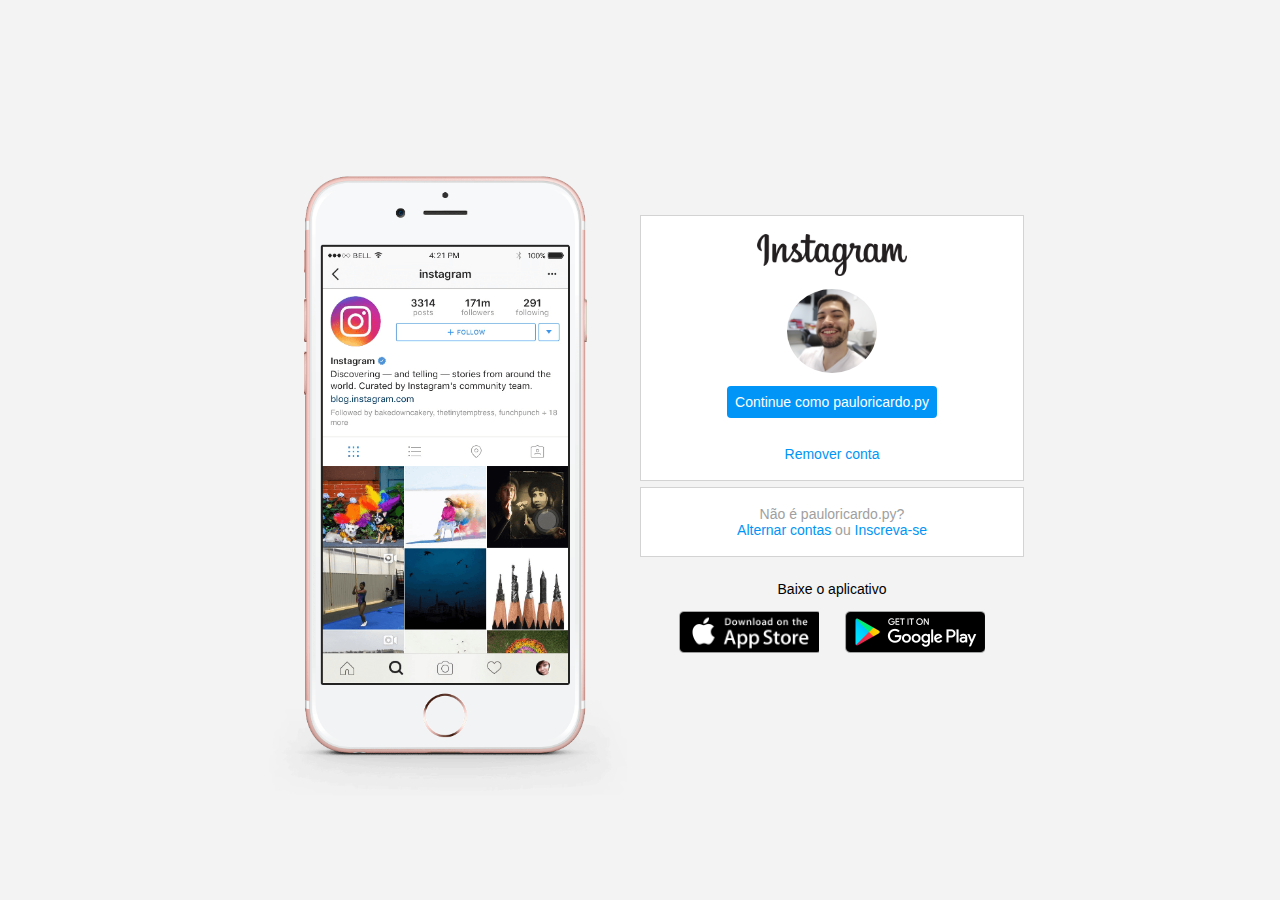
<file: index.html>
<!DOCTYPE html>
<html lang="en">
<head>
    <meta charset="UTF-8">
    <meta name="viewport" content="width=device-width, initial-scale=1.0">
    <link rel="stylesheet" href="style.css">
    <title>Instagram</title>
</head>
<body>
    <div class="instagram-wrapper">
        <div class="instagram-phone">
            <img src="./img/instagram-celular.png" alt="celular">
        </div>
        <div class="instagram-continue">
            <div class="group">
                <img src="./img/instagram-logo.png" class="instagram-logo" alt="instagram logo">
                <div class="profile-photo">
                    <img src="./img/photoProfile.jpg" alt="foto de perfil">
                </div>
                <a href="#" class="instagram-login">Continue como pauloricardo.py</a>
                <a href="#" class="instagram-logout">Remover conta</a>
            </div>
            <div class="group">
                <p class="not-account">Não é pauloricardo.py?</p>
                <p class="not-account">
                    <span class="link-blue">Alternar contas</span>
                    ou
                    <span class="link-blue">Inscreva-se</span>
                </p>
            </div>
            <div class="get-the-app">
                <p class="get-app">Baixe o aplicativo</p>
                <div class="download">
                    <a href="#" class="app-download"></a>
                    <a href="#" class="app-download"></a>
                </div>
            </div>
        </div>
    </div>
</body>
</html>
</file>
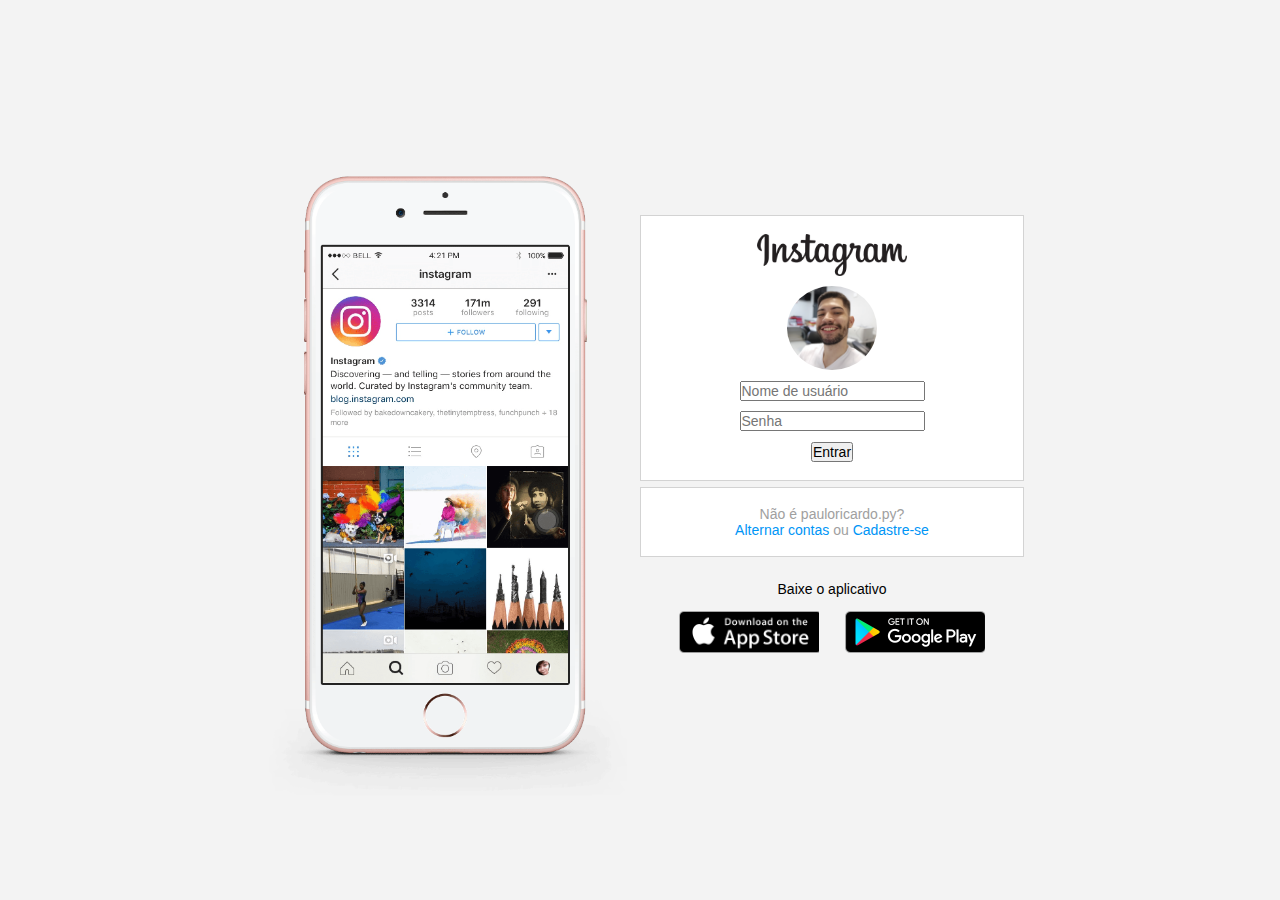
<file: screenVerify.html>
<!DOCTYPE html>
<html lang="pt-br">

<head>
    <meta charset="UTF-8">
    <meta name="viewport" content="width=device-width, initial-scale=1.0">
    <link rel="stylesheet" href="style.css">
    <link href="https://cdn.jsdelivr.net/npm/bootstrap@5.0.2/dist/css/bootstrap.min.css" rel="stylesheet"
        integrity="sha384-EVSTQN3/azprG1Anm3QDgpJLIm9Nao0Yz1ztcQTwFspd3yD65VohhpuuCOmLASjC" crossorigin="anonymous">
    <title>Instagram</title>
</head>

<body>
    <div class="instagram-wrapper">
        <div class="instagram-phone">
            <img src="./img/instagram-celular.png" alt="celular">
        </div>
        <div class="instagram-continue">
            <div class="group">
                <img src="./img/instagram-logo.png" class="instagram-logo" alt="instagram logo">
                <div class="profile-photo">
                    <img src="./img/photoProfile.jpg" alt="foto de perfil">
                </div>
                <div class="row">
                    <div class="col-md-12">
                        <input width="100%" type="text" placeholder="Nome de usuário">
                    </div>
                </div>
                <div class="row">
                    <div class="col-md-12">                        
                        <input width="100%" type="password" placeholder="Senha">
                    </div>
                </div>
                <div class="row">
                    <a href="main.html"><button class="btn btn-primary" type="submit">Entrar</button></a>
                </div>
            </div>
            <div class="group">
                <p class="not-account">Não é pauloricardo.py?</p>
                <p class="not-account">
                    <span class="link-blue">Alternar contas</span>
                    ou
                    <span class="link-blue">Cadastre-se</span>
                </p>
            </div>
            <div class="get-the-app">
                <p class="get-app">Baixe o aplicativo</p>
                <div class="download">
                    <a href="#" class="app-download"></a>
                    <a href="#" class="app-download"></a>
                </div>
            </div>
        </div>
    </div>
</body>

</html>
</file>
<file: style.css>
* {
    padding: 0;
    margin: 0;
    box-sizing: border-box;
    text-decoration: none;
    font-family: sans-serif;
    font-size: 14px;
}

body {
    width: 100%;
    min-height: 100vh;
    background-color: rgb(243, 243, 243);
    margin: 0;
    padding: 0;
    display: flex;
    justify-content: center;
}

.instagram-wrapper {
    display: flex;
    align-items: center;
    justify-content: start;
    width: 60%;
    height: 100vh;
}

.instagram-phone {
    display: flex;
    align-items: center;
    justify-content: center;
    width: 50%;
}

.instagram-phone img {
    height: 50rem;
}

.instagram-continue {
    display: flex;
    align-items: center; /* horizontal */
    justify-content: space-around; /* vertical */
    flex-direction: column;
    width: 50%;
    min-height: 34rem;
}

.group {
    display: flex;
    justify-content: space-between;
    align-items: center;
    flex-direction: column;
    background-color: #ffffff;
    width: 100%;
    padding: 1.3rem 0;
    border: 1px solid lightgray;
}

.group:nth-child(1) {
    min-height: 19rem;
}

.instagram-logo {
    height: 3rem;
}

.profile-photo {
    display: flex;
    justify-content: center;
    align-items: center;
    border-radius: 50%;
    overflow: hidden;
}

.profile-photo img {
    height: 6rem;
}

.instagram-login {
    background-color: #0095f6;
    color: #ffffff;
    padding: 8px;
    border-radius: 4px;
}

.instagram-logout {
    color: #0095f6;
    margin-top: 1rem;
}

.not-account {
    color: rgb(160, 160, 160);
}

.link-blue {
    color: #0095f6;
}

.get-the-app {
    display: flex;
    flex-direction: column;
    align-items: center;
    justify-content: center;
    width: 100%;
    padding: 1.3rem 0;
}

.download {
    display: flex;
    width: 100%;
    justify-content: space-evenly;
    align-items: center;
    padding: 1rem;
}

.app-download {
    height: 3rem;
    width: 10rem;
    background-size: cover;
}

.app-download:nth-child(1) {
    background-image: url('./img/apple-button.png');
}

.app-download:nth-child(2) {
    background-image: url('./img/googleplay-button.png');
}

/* media queries */


@media (max-width: 1024px) {
    .instagram-wrapper {
        width: 90%;
    }
}

@media (max-width: 650px) {
    body {
        background-color: #ffffff;
    }

    .instagram-wrapper {
        width: 90%;
    }

    .instagram-phone {
        display: none;
    }

    .instagram-continue {
        width: 100%;
    }
    
    .group {
        border: 1px solid transparent;
    }
}
</file>
